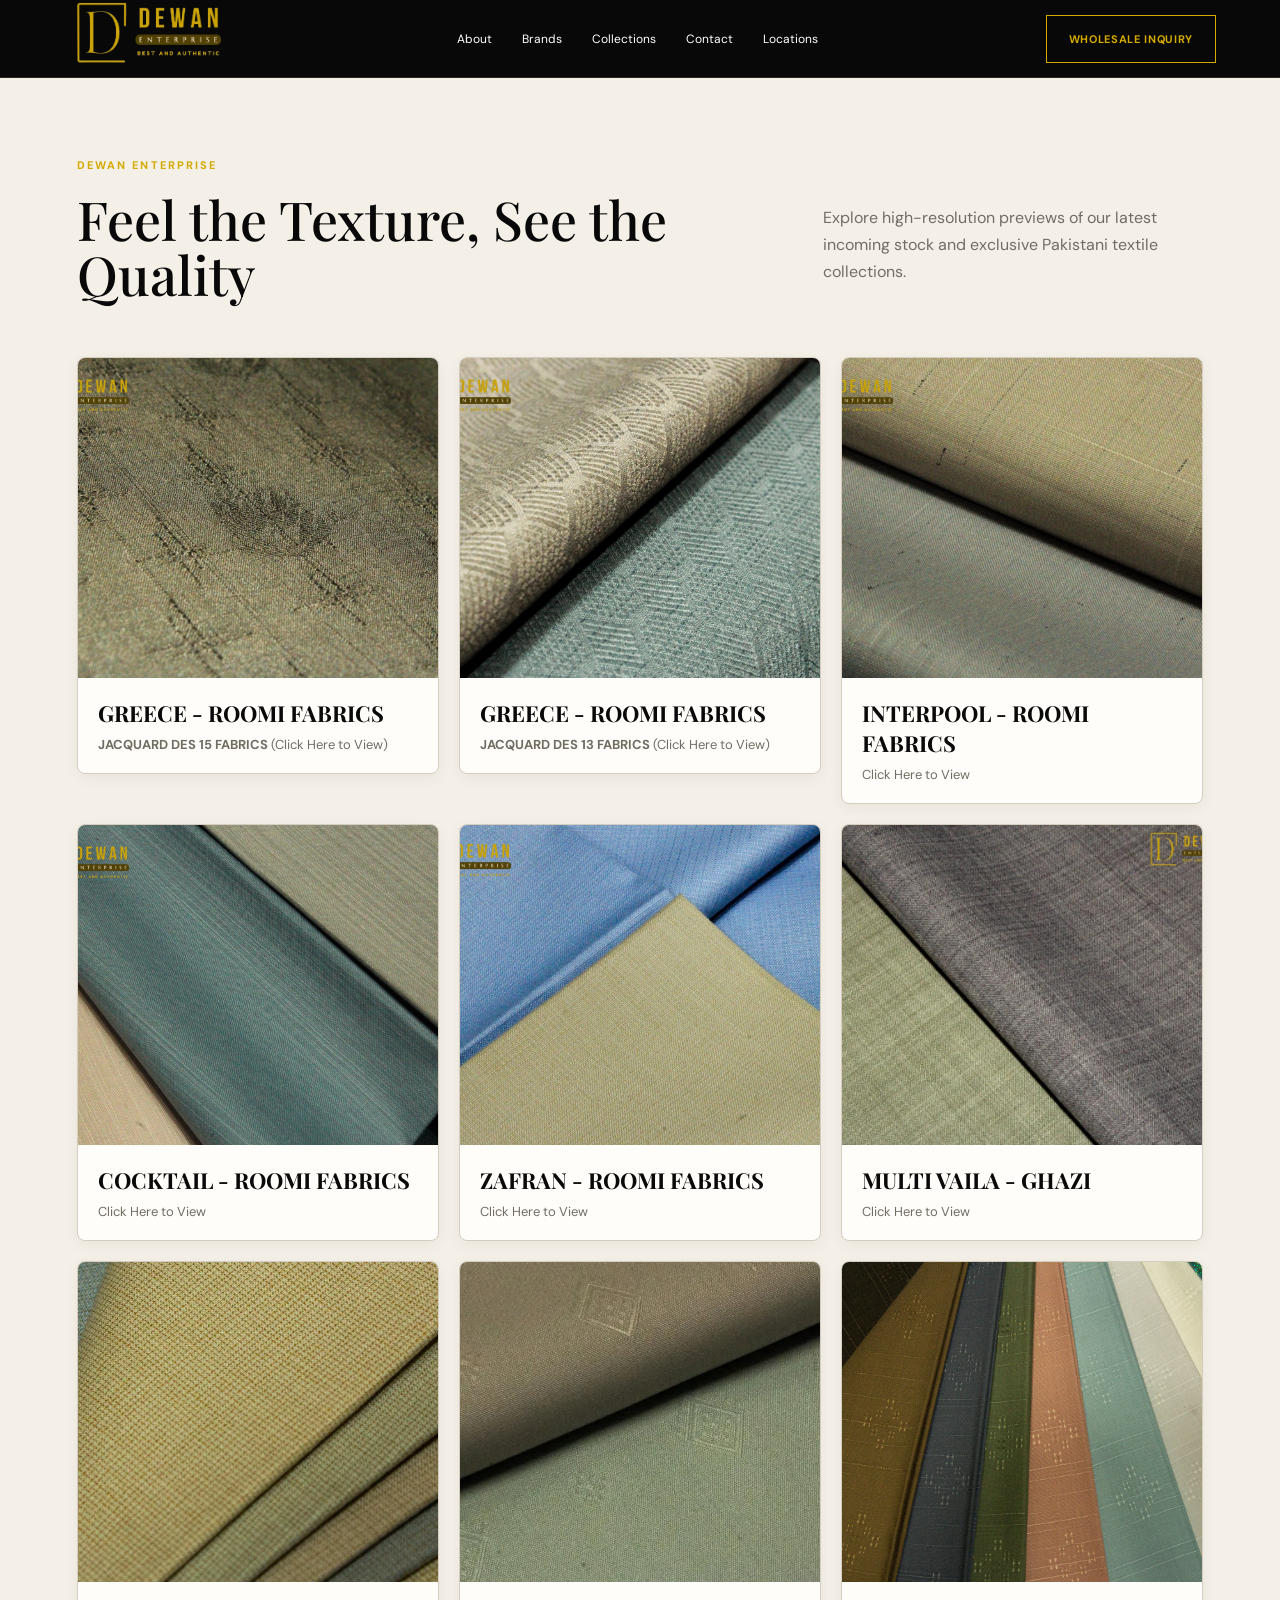
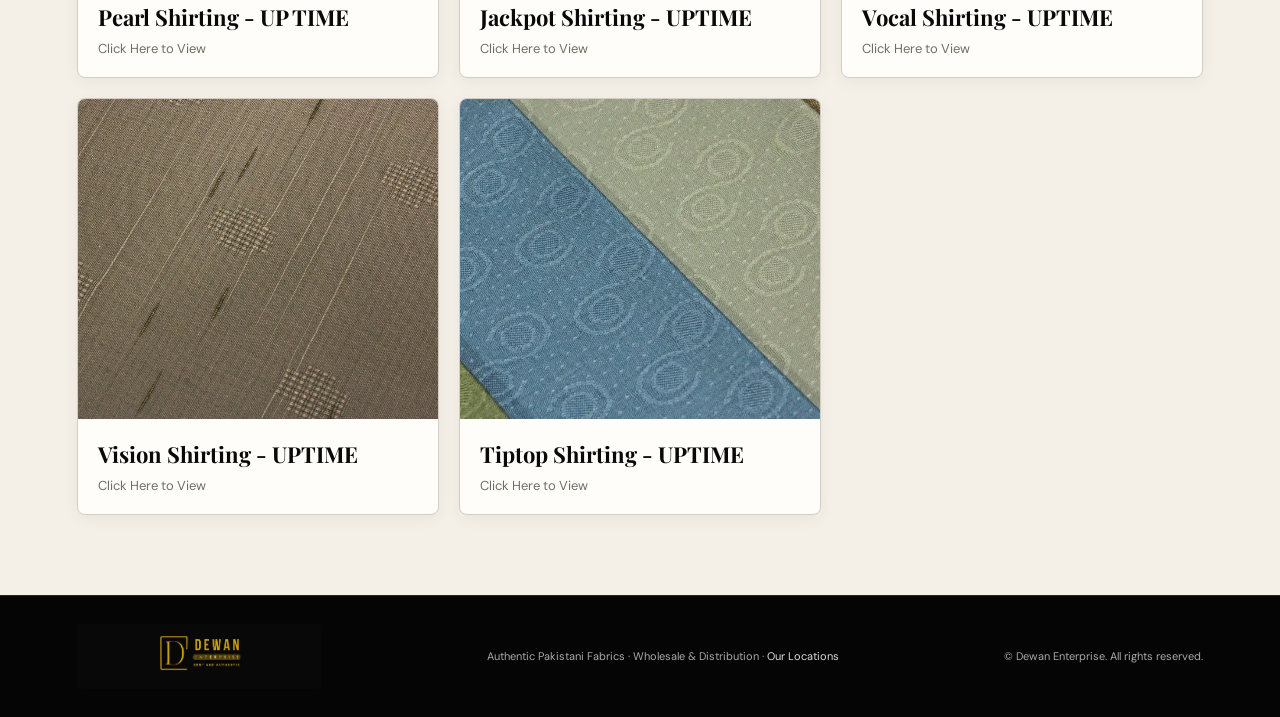
<file: photos/index.html>
<!DOCTYPE html>
<html lang="en">
<head>
<meta charset="UTF-8">
<meta name="viewport" content="width=device-width, initial-scale=1.0">
<title>Collection Photo Album | DEWAN ENTERPRISE</title>
<link rel="preconnect" href="https://fonts.googleapis.com">
<link rel="preconnect" href="https://fonts.gstatic.com" crossorigin>
<link href="https://fonts.googleapis.com/css2?family=DM+Sans:wght@400;500;600;700&family=Playfair+Display:wght@500;600&display=swap" rel="stylesheet">
<link rel="stylesheet" href="../style.css">
<style>
  .photo-gallery-section {
    padding: 80px 6%;
    background: var(--paper);
    min-height: calc(100vh - 200px);
  }
  .photo-grid {
    display: grid;
    grid-template-columns: repeat(3, 1fr);
    gap: 20px;
    margin-top: 40px;
  }
  .photo-card {
    background: var(--white);
    border: 1px solid var(--line);
    border-radius: 8px;
    overflow: hidden;
    box-shadow: 0 4px 15px rgba(0,0,0,0.05);
    transition: transform 0.3s ease;
  }
  .photo-card:hover {
    transform: translateY(-4px);
  }
  .photo-container {
    width: 100%;
    height: 320px;
    overflow: hidden;
    position: relative;
    background: #c4b39e;
  }
  .photo-container img {
    width: 100%;
    height: 100%;
    object-fit: cover;
    transition: transform 0.5s ease;
  }
  .photo-card:hover .photo-container img {
    transform: scale(1.05);
  }
  .photo-info {
    padding: 20px;
  }
  .photo-info h3 {
    font-family: "Playfair Display", serif;
    font-size: 22px;
    margin: 0 0 8px;
    color: var(--ink);
  }
  .photo-info p {
    font-size: 13px;
    color: var(--muted);
    margin: 0;
  }
  @media(max-width: 850px) {
    .photo-grid {
      grid-template-columns: 1fr 1fr;
    }
  }
  @media(max-width: 520px) {
    .photo-grid {
      grid-template-columns: 1fr;
    }
  }
</style>
</head>
<body>

<header class="nav">
  <a class="brand" href="index.html"><img src="dewan-logo.webp" alt="Dewan Enterprise" style="height: 180px;"></a>
  <nav>
    <a href="index.html#about">About</a>
    <a href="index.html#brands">Brands</a>
    <a href="index.html#collections">Collections</a>
    <a href="index.html#contact">Contact</a>
    <a href="index.html#locations">Locations</a>
  </nav>
  <a class="nav-btn women-btn" href="index.html#contact">Wholesale Inquiry</a>
  <button class="menu" aria-label="Open menu">☰</button>
</header>

<main class="photo-gallery-section">
  <div class="section-head">
    <div>
      <p class="eyebrow">DEWAN ENTERPRISE</p>
      <h2>Feel the Texture, See the Quality</h2>
    </div>
    <p>Explore high-resolution previews of our latest incoming stock and exclusive Pakistani textile collections.</p>
  </div>

  <div class="photo-grid">


    <a href="https://www.facebook.com/share/p/1GxtsASLrL/" target="_blank" rel="noopener" class="photo-card-link">
  <div class="photo-card">
    <div class="photo-container">
      <img src="greece des 15.webp" alt="Vaila Collection">
    </div>
    <div class="photo-info">
      <h3>GREECE - ROOMI FABRICS</h3>
      <p><b>JACQUARD DES 15 FABRICS</b> (Click Here to View)</p>
    </div>
  </div>
</a>

         <!-- Photo Item 1 -->
<a href="https://www.facebook.com/share/p/1GxtsASLrL/" target="_blank" rel="noopener" class="photo-card-link">
  <div class="photo-card">
    <div class="photo-container">
      <img src="greece des 13.webp" alt="Vaila Collection">
    </div>
    <div class="photo-info">
      <h3>GREECE - ROOMI FABRICS</h3>
      <p><b>JACQUARD DES 13 FABRICS</b> (Click Here to View)</p>
    </div>
  </div>
</a>

     <!-- Photo Item 1 -->
<a href="https://www.facebook.com/share/p/1DWTEoLNBA/" target="_blank" rel="noopener" class="photo-card-link">
  <div class="photo-card">
    <div class="photo-container">
      <img src="interpool.webp" alt="Vaila Collection">
    </div>
    <div class="photo-info">
      <h3>INTERPOOL - ROOMI FABRICS</h3>
      <p>Click Here to View</p>
    </div>
  </div>
</a>

     <!-- Photo Item 1 -->
<a href="https://www.facebook.com/share/p/1DWTEoLNBA/" target="_blank" rel="noopener" class="photo-card-link">
  <div class="photo-card">
    <div class="photo-container">
      <img src="cocktail.webp" alt="Vaila Collection">
    </div>
    <div class="photo-info">
      <h3>COCKTAIL - ROOMI FABRICS</h3>
      <p>Click Here to View</p>
    </div>
  </div>
</a>


    <!-- Photo Item 1 -->
<a href="https://www.facebook.com/share/p/19i4uq1xw4/" target="_blank" rel="noopener" class="photo-card-link">
  <div class="photo-card">
    <div class="photo-container">
      <img src="zafran.webp" alt="Vaila Collection">
    </div>
    <div class="photo-info">
      <h3>ZAFRAN - ROOMI FABRICS</h3>
      <p>Click Here to View</p>
    </div>
  </div>
</a>

    <!-- Photo Item 1 -->
<a href="https://www.facebook.com/share/p/1QkZ2835zs/" target="_blank" rel="noopener" class="photo-card-link">
  <div class="photo-card">
    <div class="photo-container">
      <img src="Vaila 13.webp" alt="Vaila Collection">
    </div>
    <div class="photo-info">
      <h3>MULTI VAILA - GHAZI</h3>
      <p>Click Here to View</p>
    </div>
  </div>
</a>
    <!-- Photo Item 2 -->
<a href="https://www.facebook.com/share/p/1Dug1Wk8YZ/" target="_blank" rel="noopener" class="photo-card-link">     
    <div class="photo-card">
      <div class="photo-container">
        <img src="Pearl 7.webp" alt="Pearl Shirting">
      </div>
      <div class="photo-info">
        <h3>Pearl Shirting - UP TIME</h3>
        <p>Click Here to View</p>
      </div>
    </div>
</a>    


    <!-- Photo Item 3 -->
<a href="https://www.facebook.com/share/p/1CEDGUFzSy/" target="_blank" rel="noopener" class="photo-card-link">    
    <div class="photo-card">
      <div class="photo-container">
        <img src="jackpot.webp" alt="Jackpot Shirting">
      </div>
      <div class="photo-info">
        <h3>Jackpot Shirting - UPTIME</h3>
        <p>Click Here to View</p>
      </div>
    </div>
</a>  


    <!-- Photo Item 4 -->
<a href="https://www.facebook.com/share/p/1EqZQXg1Lo/" target="_blank" rel="noopener" class="photo-card-link">  
    <div class="photo-card">
      <div class="photo-container">
        <img src="Vocal.webp" alt="Vocal Shirting">
      </div>
      <div class="photo-info">
        <h3>Vocal Shirting - UPTIME</h3>
        <p>Click Here to View</p>
      </div>
    </div>
</a> 


    <!-- Photo Item 5 -->
<a href="https://www.facebook.com/share/p/1DpawPAc8u/" target="_blank" rel="noopener" class="photo-card-link">
    <div class="photo-card">
      <div class="photo-container">
        <img src="vs 7.webp" alt="Vision Shirting">
      </div>
      <div class="photo-info">
        <h3>Vision Shirting - UPTIME</h3>
        <p>Click Here to View</p>
      </div>
    </div>
</a>  


    <!-- Photo Item 6 -->
<a href="https://www.facebook.com/share/p/19mMLnE2Tw/" target="_blank" rel="noopener" class="photo-card-link">   
    <div class="photo-card">
      <div class="photo-container">
        <img src="tiptop.webp" alt="Tiptop Shirting">
      </div>
      <div class="photo-info">
        <h3>Tiptop Shirting - UPTIME</h3>
        <p>Click Here to View</p>
      </div>
    </div>
</a>      
  </div>
</main>

<footer>
  <div class="footer-brand"><img src="dewan-logo.webp" alt="Dewan Enterprise" style="width: 220px;"></div>
  <p>Authentic Pakistani Fabrics · Wholesale & Distribution · <a href="index.html#locations">Our Locations</a></p>
  <p>© Dewan Enterprise. All rights reserved.</p>
</footer>

<script>
const menu=document.querySelector(".menu"), nav=document.querySelector("nav");
menu.addEventListener("click",()=>nav.classList.toggle("open"));
document.querySelectorAll("nav a").forEach(a=>a.addEventListener("click",()=>nav.classList.remove("open")));
</script>
</body>
</html>
</file>
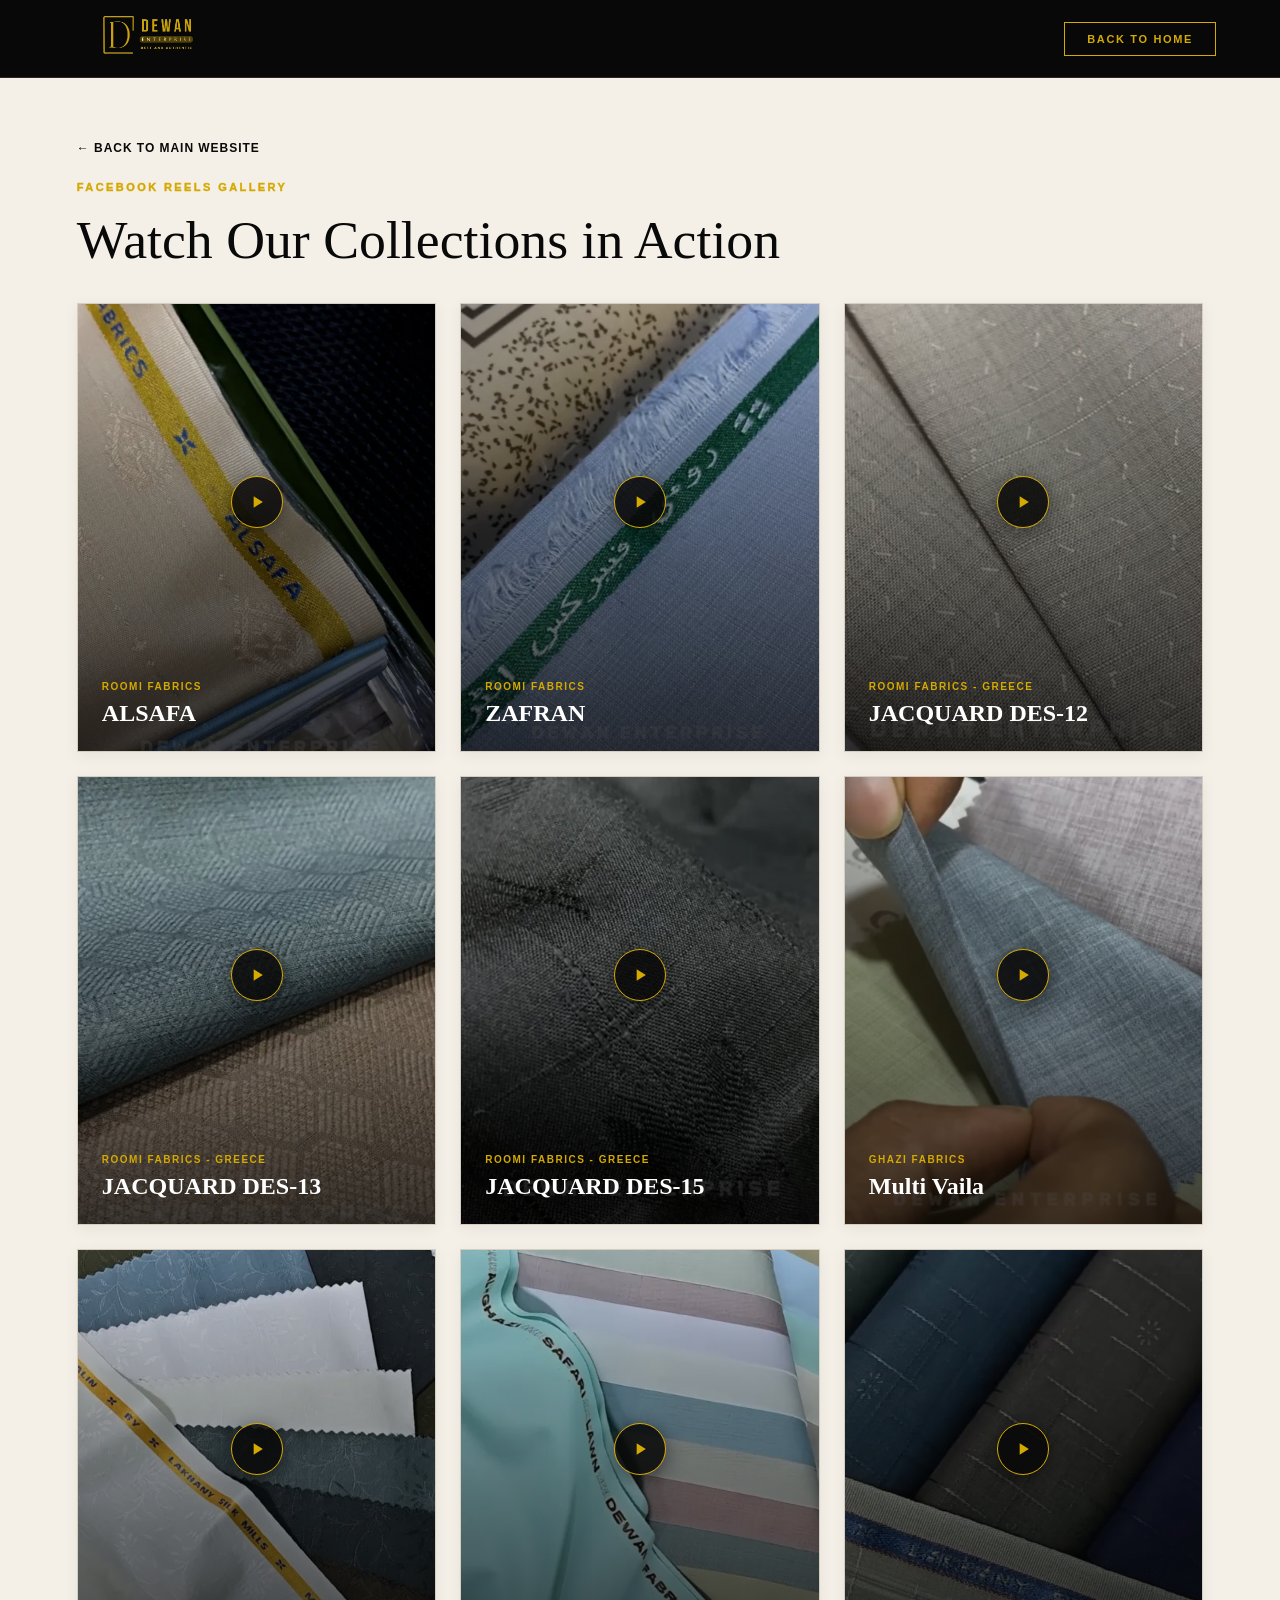
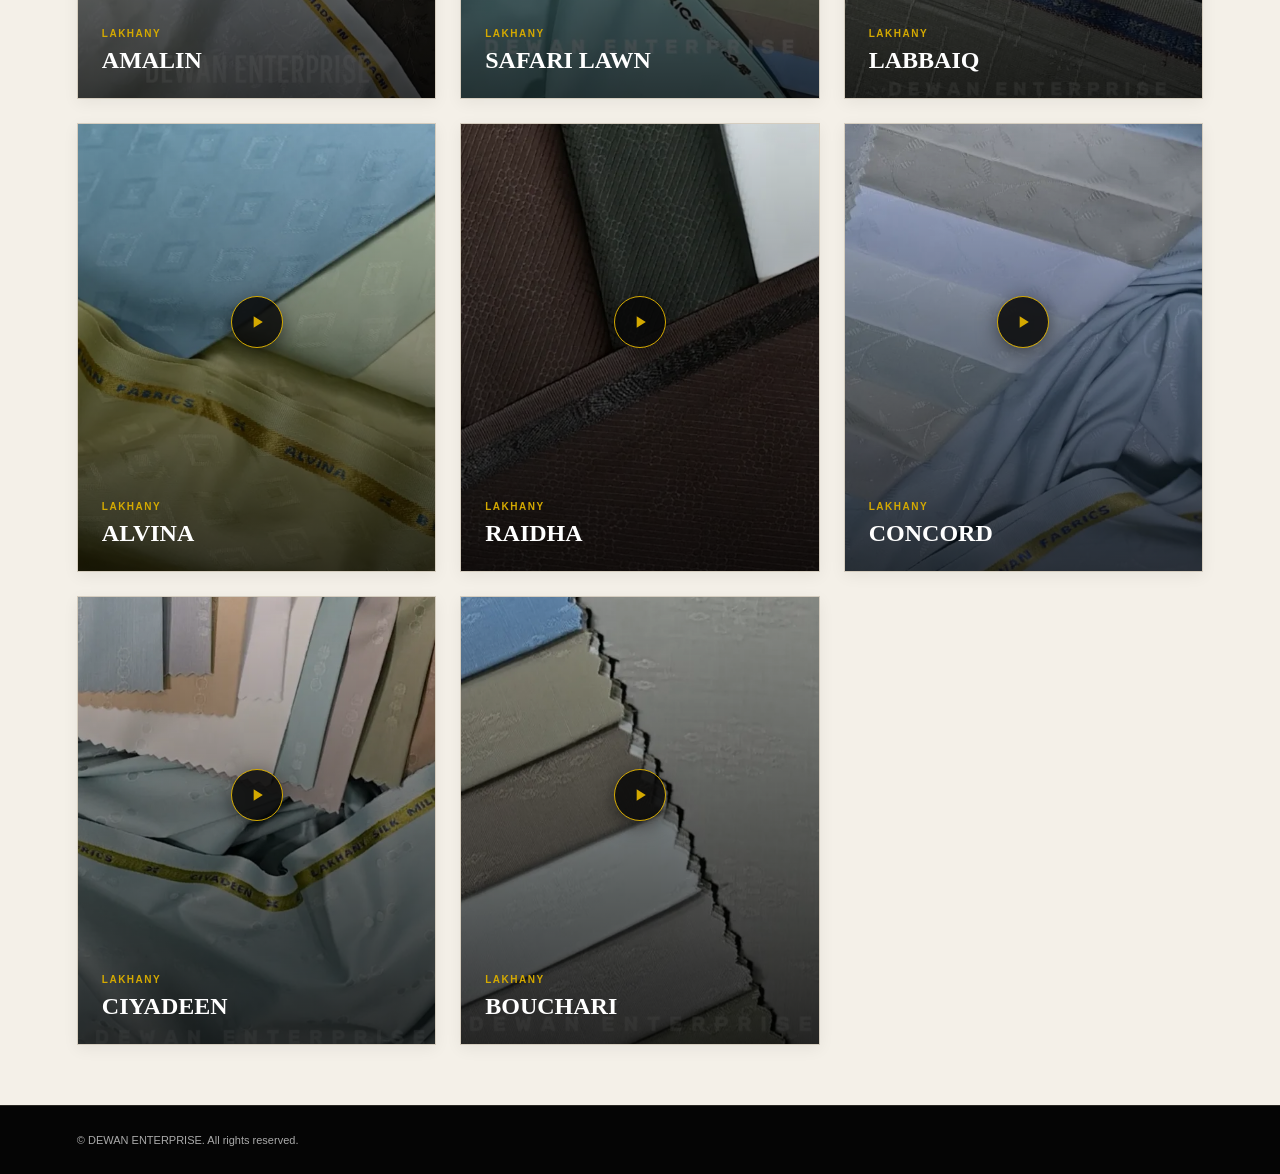
<file: videos/index.html>
<!DOCTYPE html>
<html lang="en">
<head>
  <meta charset="UTF-8">
  <meta name="viewport" content="width=device-width, initial-scale=1.0">
  <title>Reels Gallery | DEWAN ENTERPRISE</title>
  <link rel="stylesheet" href="../style.css">
  <style>
    /* Gallery Section Layout */
    .reels-section {
      padding: 60px 6%;
      min-height: 85vh;
      background: var(--paper);
    }
    
    .back-nav {
      margin-bottom: 25px;
    }
    
    .back-btn {
      display: inline-flex;
      align-items: center;
      gap: 8px;
      font-size: 12px;
      font-weight: 700;
      color: var(--ink);
      text-transform: uppercase;
      letter-spacing: .08em;
    }
    
    .back-btn:hover {
      color: var(--gold2);
    }

    /* Photos Grid */
    .reels-grid {
      display: grid;
      grid-template-columns: repeat(auto-fill, minmax(300px, 1fr));
      gap: 24px;
      margin-top: 35px;
    }

    /* Thumbnail Card */
    .reel-thumbnail-card {
      position: relative;
      display: block;
      aspect-ratio: 4 / 5; /* Elegant portrait thumbnail ratio */
      overflow: hidden;
      background: #080808;
      border: 1px solid var(--line);
      text-decoration: none;
      box-shadow: 0 4px 15px rgba(0,0,0,0.06);
    }

    .reel-thumbnail-card img {
      width: 100%;
      height: 100%;
      object-fit: cover;
      display: block;
      transition: transform 0.5s ease;
    }

    /* Hover Zoom on Photo */
    .reel-thumbnail-card:hover img {
      transform: scale(1.08);
    }

    /* Play Icon Overlay */
    .play-overlay {
      position: absolute;
      inset: 0;
      background: linear-gradient(180deg, rgba(0,0,0,0.1) 0%, rgba(0,0,0,0.75) 100%);
      display: flex;
      flex-direction: column;
      justify-content: space-between;
      padding: 24px;
      transition: background 0.3s ease;
    }

    .play-icon-circle {
      width: 52px;
      height: 52px;
      background: rgba(8, 8, 8, 0.85);
      border: 1.5px solid var(--gold);
      border-radius: 50%;
      display: flex;
      align-items: center;
      justify-content: center;
      color: var(--gold);
      align-self: center;
      margin-top: auto;
      margin-bottom: auto;
      box-shadow: 0 4px 20px rgba(0,0,0,0.5);
      transition: transform 0.3s ease, background 0.3s ease;
    }

    .reel-thumbnail-card:hover .play-icon-circle {
      transform: scale(1.15);
      background: var(--gold);
      color: #080808;
    }

    /* Overlay Text */
    .reel-info {
      color: #fff;
    }

    .reel-info small {
      font-size: 10px;
      letter-spacing: 0.15em;
      color: var(--gold);
      font-weight: 700;
      text-transform: uppercase;
    }

    .reel-info h3 {
      font-family: "Playfair Display", serif;
      font-size: 24px;
      margin: 6px 0 0;
      color: #fff;
    }

    /* Navigation Button Base Style */
.nav-btn {
  display: inline-block;
  padding: 10px 22px;
  border: 1px solid var(--gold);
  color: var(--gold);
  background: transparent;
  text-decoration: none;
  font-size: 11px;
  font-weight: 700;
  letter-spacing: 0.15em;
  text-transform: uppercase;
  transition: all 0.3s ease;
}

/* Yellow/Gold Hover Effect */
.nav-btn:hover {
  background: var(--gold);
  color: #080808; /* Dark text on yellow background */
  border-color: var(--gold);
}

  </style>
</head>
<body>

  <!-- Navigation Header -->
  <header class="nav">
    <a href="index.html" class="brand">
      <img src="dewan-logo.webp" alt="DEWAN ENTERPRISE" onerror="this.style.display='none'">
    </a>
    <a href="index.html" class="nav-btn">BACK TO HOME</a>
  </header>

  <!-- Main Showcase -->
  <main class="reels-section">
    <div class="back-nav">
      <a href="index.html" class="back-btn">&larr; Back to Main Website</a>
    </div>

    <p class="eyebrow bold-eyebrow">FACEBOOK REELS GALLERY</p>
    <h2>Watch Our Collections in Action</h2>

    <!-- Photo Thumbnails Grid -->
    <div class="reels-grid">

      <!-- Thumbnail 1 -->
      <a href="https://www.facebook.com/reel/1954658649126317" target="_blank" class="reel-thumbnail-card">
        <img src="reel-thumb-1.webp" alt="ALSAFA">
        <div class="play-overlay">
          <div class="play-icon-circle">
            <svg width="20" height="20" viewBox="0 0 24 24" fill="currentColor">
              <path d="M8 5v14l11-7z"/>
            </svg>
          </div>
          <div class="reel-info">
            <small>ROOMI FABRICS</small>
            <h3>ALSAFA</h3>
          </div>
        </div>
      </a>

      
      <!-- Thumbnail 3 -->
      <a href="https://www.facebook.com/reel/1125549983361949" target="_blank" class="reel-thumbnail-card">
        <img src="reel-thumb-3.webp" alt="ZAFRAN">
        <div class="play-overlay">
          <div class="play-icon-circle">
            <svg width="20" height="20" viewBox="0 0 24 24" fill="currentColor">
              <path d="M8 5v14l11-7z"/>
            </svg>
          </div>
          <div class="reel-info">
            <small>ROOMI FABRICS</small>
            <h3>ZAFRAN</h3>
          </div>
        </div>
      </a>

      
      <!-- Thumbnail 5 -->
      <a href="https://www.facebook.com/reel/1346470364032128" target="_blank" class="reel-thumbnail-card">
        <img src="reel-thumb-5.webp" alt="JACQUARD DES-12">
        <div class="play-overlay">
          <div class="play-icon-circle">
            <svg width="20" height="20" viewBox="0 0 24 24" fill="currentColor">
              <path d="M8 5v14l11-7z"/>
            </svg>
          </div>
          <div class="reel-info">
            <small>ROOMI FABRICS - GREECE</small>
            <h3>JACQUARD DES-12</h3>
          </div>
        </div>
      </a>

      <!-- Thumbnail 2 -->
      <a href="https://www.facebook.com/reel/1369022875009258" target="_blank" class="reel-thumbnail-card">
        <img src="reel-thumb-2.webp" alt="JACQUARD DES-13">
        <div class="play-overlay">
          <div class="play-icon-circle">
            <svg width="20" height="20" viewBox="0 0 24 24" fill="currentColor">
              <path d="M8 5v14l11-7z"/>
            </svg>
          </div>
          <div class="reel-info">
            <small>ROOMI FABRICS - GREECE</small>
            <h3>JACQUARD DES-13</h3>
          </div>
        </div>
      </a>

      <!-- Thumbnail 4 -->
      <a href="https://www.facebook.com/reel/1056872984013673" target="_blank" class="reel-thumbnail-card">
        <img src="reel-thumb-4.webp" alt="JACQUARD DES-15">
        <div class="play-overlay">
          <div class="play-icon-circle">
            <svg width="20" height="20" viewBox="0 0 24 24" fill="currentColor">
              <path d="M8 5v14l11-7z"/>
            </svg>
          </div>
          <div class="reel-info">
            <small>ROOMI FABRICS - GREECE</small>
            <h3>JACQUARD DES-15</h3>
          </div>
        </div>
      </a>

      <!-- Thumbnail 6 -->
      <a href="https://www.facebook.com/reel/1346470364032128" target="_blank" class="reel-thumbnail-card">
        <img src="reel-thumb-6.webp" alt="Multi Vaila">
        <div class="play-overlay">
          <div class="play-icon-circle">
            <svg width="20" height="20" viewBox="0 0 24 24" fill="currentColor">
              <path d="M8 5v14l11-7z"/>
            </svg>
          </div>
          <div class="reel-info">
            <small>GHAZI FABRICS</small>
            <h3>Multi Vaila</h3>
          </div>
        </div>
      </a>

      <!-- Thumbnail 7 -->
      <a href="https://www.facebook.com/reel/922132017035411" target="_blank" class="reel-thumbnail-card">
        <img src="reel-thumb-7.webp" alt="AMALIN">
        <div class="play-overlay">
          <div class="play-icon-circle">
            <svg width="20" height="20" viewBox="0 0 24 24" fill="currentColor">
              <path d="M8 5v14l11-7z"/>
            </svg>
          </div>
          <div class="reel-info">
            <small>LAKHANY</small>
            <h3>AMALIN</h3>
          </div>
        </div>
      </a>

      <!-- Thumbnail 8 -->
      <a href="https://www.facebook.com/reel/912069738155395" target="_blank" class="reel-thumbnail-card">
        <img src="reel-thumb-8.webp" alt="SAFARI LAWN">
        <div class="play-overlay">
          <div class="play-icon-circle">
            <svg width="20" height="20" viewBox="0 0 24 24" fill="currentColor">
              <path d="M8 5v14l11-7z"/>
            </svg>
          </div>
          <div class="reel-info">
            <small>LAKHANY</small>
            <h3>SAFARI LAWN</h3>
          </div>
        </div>
      </a>

      <!-- Thumbnail 9 -->
      <a href="https://www.facebook.com/reel/3426953700817011" target="_blank" class="reel-thumbnail-card">
        <img src="reel-thumb-9.webp" alt="LABBAIQ">
        <div class="play-overlay">
          <div class="play-icon-circle">
            <svg width="20" height="20" viewBox="0 0 24 24" fill="currentColor">
              <path d="M8 5v14l11-7z"/>
            </svg>
          </div>
          <div class="reel-info">
            <small>LAKHANY</small>
            <h3>LABBAIQ</h3>
          </div>
        </div>
      </a>

      <!-- Thumbnail 10 -->
      <a href="https://www.facebook.com/reel/2411089952712348" target="_blank" class="reel-thumbnail-card">
        <img src="reel-thumb-10.webp" alt="ALVINA">
        <div class="play-overlay">
          <div class="play-icon-circle">
            <svg width="20" height="20" viewBox="0 0 24 24" fill="currentColor">
              <path d="M8 5v14l11-7z"/>
            </svg>
          </div>
          <div class="reel-info">
            <small>LAKHANY</small>
            <h3>ALVINA</h3>
          </div>
        </div>
      </a>

      <!-- Thumbnail 11 -->
      <a href="https://www.facebook.com/reel/1087691550367282" target="_blank" class="reel-thumbnail-card">
        <img src="reel-thumb-11.webp" alt="RAIDHA">
        <div class="play-overlay">
          <div class="play-icon-circle">
            <svg width="20" height="20" viewBox="0 0 24 24" fill="currentColor">
              <path d="M8 5v14l11-7z"/>
            </svg>
          </div>
          <div class="reel-info">
            <small>LAKHANY</small>
            <h3>RAIDHA</h3>
          </div>
        </div>
      </a>

      <!-- Thumbnail 12 -->
      <a href="https://www.facebook.com/reel/1370500585250586" target="_blank" class="reel-thumbnail-card">
        <img src="reel-thumb-12.webp" alt="CONCORD">
        <div class="play-overlay">
          <div class="play-icon-circle">
            <svg width="20" height="20" viewBox="0 0 24 24" fill="currentColor">
              <path d="M8 5v14l11-7z"/>
            </svg>
          </div>
          <div class="reel-info">
            <small>LAKHANY</small>
            <h3>CONCORD</h3>
          </div>
        </div>
      </a>

      <!-- Thumbnail 13 -->
      <a href="https://www.facebook.com/share/r/19ENVWyZjL/" target="_blank" class="reel-thumbnail-card">
        <img src="reel-thumb-13.webp" alt="CIYADEEN">
        <div class="play-overlay">
          <div class="play-icon-circle">
            <svg width="20" height="20" viewBox="0 0 24 24" fill="currentColor">
              <path d="M8 5v14l11-7z"/>
            </svg>
          </div>
          <div class="reel-info">
            <small>LAKHANY</small>
            <h3>CIYADEEN</h3>
          </div>
        </div>
      </a>

      <!-- Thumbnail 14 -->
      <a href="https://www.facebook.com/reel/1387856092882308" target="_blank" class="reel-thumbnail-card">
        <img src="reel-thumb-14.webp" alt="BOUCHARI">
        <div class="play-overlay">
          <div class="play-icon-circle">
            <svg width="20" height="20" viewBox="0 0 24 24" fill="currentColor">
              <path d="M8 5v14l11-7z"/>
            </svg>
          </div>
          <div class="reel-info">
            <small>LAKHANY</small>
            <h3>BOUCHARI</h3>
          </div>
        </div>
      </a>

    </div>
  </main>

  <footer>
    <p>&copy; DEWAN ENTERPRISE. All rights reserved.</p>
  </footer>

</body>
</html>
</file>
<file: style.css>
:root{--ink:#090909;--gold:#d4a900;--gold2:#9b7600;--paper:#f4f0e8;--muted:#716d65;--line:#d5cdbf;--white:#fffdf9}*{box-sizing:border-box}html{scroll-behavior:smooth}body{margin:0;background:var(--paper);color:var(--ink);font-family:"DM Sans",sans-serif}a{text-decoration:none;color:inherit}.nav{height:78px;padding:0 5%;display:flex;align-items:center;justify-content:space-between;border-bottom:1px solid #292722;background:#080808;color:#fff;position:sticky;top:0;z-index:20}.brand img{width:165px;height:58px;object-fit:contain}.nav nav{display:flex;gap:30px;font-size:12px}.nav nav a:hover{color:var(--gold)}.nav-btn{padding:13px 20px;border:1px solid var(--gold);font-size:11px;font-weight:700;letter-spacing:.04em;color:var(--gold)}.menu{display:none;border:0;background:none;color:#fff;font-size:22px}.hero{min-height:calc(100vh - 78px);position:relative;overflow:hidden;background:#050505;color:#fff;display:flex;align-items:center}.hero-image{position:absolute;inset:0}.hero-image img{width:100%;height:100%;object-fit:cover;object-position:center}.hero-overlay{position:absolute;inset:0;background:linear-gradient(90deg,rgba(0,0,0,.88) 0%,rgba(0,0,0,.7) 35%,rgba(0,0,0,.18) 72%,rgba(0,0,0,.15) 100%)}.hero-copy{position:relative;z-index:2;width:52%;padding:7% 0 7% 8%;max-width:780px}.eyebrow{font-size:11px;letter-spacing:.19em;font-weight:700;color:var(--gold);margin:0 0 20px}.hero h1{font-family:"Playfair Display",serif;font-weight:500;font-size:clamp(54px,6.5vw,94px);line-height:.92;margin:0 0 25px;text-transform:uppercase}.hero h1 span{color:var(--gold)}.lead{max-width:590px;font-size:17px;line-height:1.7;color:#d7d3cc}.actions{display:flex;gap:12px;margin:35px 0}.btn{padding:14px 21px;border:1px solid var(--gold);font-size:11px;font-weight:700;letter-spacing:.04em}.btn.primary{background:var(--gold);color:#080808}.btn.ghost{color:#fff;background:transparent}.trust{display:flex;gap:22px;flex-wrap:wrap;color:#ddd8d0;font-size:10px;text-transform:uppercase;letter-spacing:.08em}.trust span:before{content:"•";color:var(--gold);margin-right:8px}.marquee{background:#080808;color:#fff;border-top:1px solid #382c0a;border-bottom:1px solid #382c0a;padding:17px 6%;display:flex;justify-content:space-between;gap:20px;overflow:hidden;font-size:10px;letter-spacing:.18em}.section{padding:110px 6%}.about{display:grid;grid-template-columns:1fr 1fr;gap:12%;background:var(--white)}h2{font-family:"Playfair Display",serif;font-size:clamp(38px,4.2vw,62px);font-weight:500;line-height:1.02;margin:0;max-width:750px}.about-text p{font-size:17px;line-height:1.8;color:var(--muted);max-width:610px}.text-link{display:inline-block;margin-top:20px;font-size:13px;font-weight:700;border-bottom:1px solid var(--gold);padding-bottom:5px}.brands{background:var(--paper)}.section-head{display:flex;justify-content:space-between;align-items:end;gap:60px;margin-bottom:55px}.section-head>p{max-width:380px;color:var(--muted);line-height:1.7}.brand-grid{display:grid;grid-template-columns:repeat(4,1fr);border-top:1px solid var(--line);border-left:1px solid var(--line)}.brand-grid article{min-height:270px;padding:32px;border-right:1px solid var(--line);border-bottom:1px solid var(--line)}.brand-mark{height:100px;display:flex;align-items:center;justify-content:center;gap:5px;flex-direction:column;text-align:center;font-family:"Playfair Display";font-size:28px;color:var(--gold2);border-bottom:1px solid var(--line);margin-bottom:25px}.brand-mark small{font-family:"DM Sans";font-size:8px;line-height:1.35;letter-spacing:.15em}.brand-grid h3{margin:0 0 8px;font-size:16px}.brand-grid p{font-size:13px;line-height:1.6;color:var(--muted)}.collections{background:var(--white)}.collection-grid{display:grid;grid-template-columns:repeat(3,1fr);gap:18px}.product{min-height:240px;position:relative;overflow:hidden;background:#c4b39e}.product:before{content:"";position:absolute;inset:0;background:repeating-linear-gradient(115deg,rgba(255,255,255,.22) 0 2px,transparent 2px 11px),linear-gradient(145deg,#9d886e,#ded2c0 52%,#897258);transition:transform .6s}.p2:before{background:repeating-linear-gradient(80deg,rgba(255,255,255,.2) 0 3px,transparent 3px 14px),linear-gradient(145deg,#d4c5b0,#9c8a72 52%,#e0d7ca)}.p3:before{background:repeating-linear-gradient(105deg,rgba(255,255,255,.24) 0 2px,transparent 2px 12px),linear-gradient(145deg,#8c7962,#cbbca7 55%,#a38d73)}.product:hover:before{transform:scale(1.06)}.product-info{position:absolute;left:0;right:0;bottom:0;padding:30px;color:#fff;background:linear-gradient(transparent,rgba(10,8,6,.88))}.product-info small{font-size:9px;letter-spacing:.15em}.product-info h3{font-family:"Playfair Display";font-size:38px;margin:8px 0}.product-info p{font-size:12px}.product-info a{font-size:12px;font-weight:700;border-bottom:1px solid #fff}.why{display:grid;grid-template-columns:.8fr 1.2fr;gap:9%;background:#ded4c5}.features{display:grid;grid-template-columns:1fr 1fr;gap:0;border-top:1px solid #bdb2a2}.features div{padding:30px 20px 35px 0;border-bottom:1px solid #bdb2a2}.features div:nth-child(odd){padding-right:40px;border-right:1px solid #bdb2a2}.features div:nth-child(even){padding-left:40px}.features b{font-size:11px;color:var(--gold2)}.features h3{font-size:18px;margin:18px 0 8px}.features p{font-size:13px;line-height:1.65;color:var(--muted)}.cta{padding:90px 6%;display:grid;grid-template-columns:1.3fr .7fr;gap:8%;background:#080808;color:#fff}.cta .eyebrow{color:var(--gold)}.cta h2{max-width:700px}.cta p:not(.eyebrow){color:#bdb8b0;line-height:1.7;max-width:650px}.contact-box{display:flex;flex-direction:column;justify-content:center;gap:12px}.contact-btn{background:var(--gold);color:#080808;padding:16px 20px;text-align:center;font-size:12px;font-weight:700}.contact-btn.alt{background:transparent;color:#fff;border:1px solid var(--gold)}.contact-note{font-size:10px!important;color:#888!important}.footer-brand img{width:150px;height:52px;object-fit:contain}.footer-brand{background:#080808;padding:5px 12px;border-radius:4px}footer{padding:28px 6%;display:flex;justify-content:space-between;align-items:center;gap:20px;font-size:11px;color:#aaa;background:#050505;border-top:1px solid #292722}footer p{margin:0}


/* Locations */
.locations{background:var(--paper)}
.location-grid{display:grid;grid-template-columns:1fr 1fr;gap:18px}
.location-card{padding:42px;background:var(--white);border:1px solid var(--line);min-height:290px;position:relative}
.location-card:before{content:"";position:absolute;top:0;left:0;width:58px;height:2px;background:var(--gold)}
.location-label{font-size:10px;letter-spacing:.18em;font-weight:700;color:var(--gold2);margin:0 0 20px}
.location-card h3{font-family:"Playfair Display",serif;font-size:34px;font-weight:500;margin:0 0 18px}
.location-card>p:not(.location-label){font-size:15px;line-height:1.8;color:var(--muted);margin:0}
.location-contact{display:flex;flex-direction:column;gap:8px;margin-top:24px;padding-top:20px;border-top:1px solid var(--line)}
.location-contact a{font-size:13px;color:var(--ink);font-weight:600}
.location-contact a:hover{color:var(--gold2)}
footer a{color:#ddd}
footer a:hover{color:var(--gold)}
@media(max-width:850px){.nav{height:68px}.nav nav{display:none;position:absolute;top:68px;left:0;right:0;background:#080808;padding:22px 6%;flex-direction:column;border-bottom:1px solid #382c0a}.nav nav.open{display:flex}.nav-btn{display:none}.menu{display:block}.hero{min-height:680px}.hero-image img{object-position:60% center}.hero-overlay{background:linear-gradient(90deg,rgba(0,0,0,.93),rgba(0,0,0,.55))}.hero-copy{width:85%;padding:70px 6%}.section{padding:75px 6%}.brand-grid{grid-template-columns:1fr 1fr}.collection-grid,.about,.why,.cta,.location-grid{grid-template-columns:1fr}.product{min-height:480px}.section-head{display:block}.section-head>p{margin-top:25px}.why{gap:50px}.cta{gap:45px}.women-inner{padding:35px 28px;flex-direction:column;align-items:flex-start}.women-btn{width:100%;text-align:center}footer{flex-direction:column;align-items:flex-start}}@media(max-width:520px){.brand img{width:135px}.hero{min-height:640px}.hero h1{font-size:49px}.hero-copy{width:100%;padding:55px 6%}.lead{font-size:15px}.brand-grid{grid-template-columns:1fr}.marquee{justify-content:flex-start;flex-wrap:wrap}.trust{gap:12px}.features{grid-template-columns:1fr}.features div:nth-child(odd){border-right:0;padding-right:0}.features div:nth-child(even){padding-left:0}.actions{flex-wrap:wrap}}
.wholesale-btn:hover {
  background: var(--gold);
  color: #080808;
}
/* Separate Women Section */
.women-section{
  padding:75px 6%;
  background:#11100e;
  color:#fff;
  border-top:1px solid #382c0a;
  border-bottom:1px solid #382c0a;
}
.women-inner{
  max-width:1200px;
  margin:0 auto;
  padding:42px 48px;
  display:flex;
  align-items:center;
  justify-content:space-between;
  gap:45px;
  border:1px solid #5a4708;
  background:linear-gradient(135deg,#15130f,#090909);
}
.women-inner h2{
  font-size:clamp(34px,4vw,54px);
  color:#fff;
  margin:0 0 14px;
}
.women-inner>div>p:not(.eyebrow){
  max-width:600px;
  margin:0;
  color:#bdb8b0;
  line-height:1.7;
  font-size:14px;
}
.women-btn{
  flex-shrink:0;
  padding:16px 22px;
  border:1px solid var(--gold);
  color:var(--gold);
  font-size:11px;
  font-weight:700;
  letter-spacing:.06em;
  text-transform:uppercase;
  transition:all .25s ease;
}
.women-btn:hover{
  background:var(--gold);
  color:#080808;
}
.bold-eyebrow {
  font-weight: 900 !important;
  letter-spacing: 0.22em;
  -webkit-text-stroke: 0.4px var(--gold);
}

/* Centered & Larger Pill Button */
.video-btn-wrapper {
  display: flex;
  justify-content: center;
  align-items: center;
  margin: 50px auto 30px; /* Generous spacing top and bottom */
  width: 100%;
}

.collection-watch-btn {
  display: inline-flex;
  align-items: center;
  gap: 22px;
  background: #1c1a17;
  border: 1px solid #3d3527;
  border-radius: 60px; /* Fully rounded pill shape */
  padding: 16px 20px 16px 36px; /* Larger padding for a bigger pill */
  text-decoration: none;
  transition: all 0.5s ease;
  box-shadow: 0 8px 25px rgba(0, 0, 0, 0.25); /* Enhanced soft shadow */
}

.collection-watch-btn span {
  color: var(--gold);
  font-family: "DM Sans", sans-serif;
  font-size: 17px; /* Increased font size */
  font-weight: 700;
  line-height: 1.3;
  text-align: center; /* Centered multi-line text */
}

.arrow-circle {
  width: 52px; /* Scaled up circle button */
  height: 52px;
  background: #8b8373;
  border-radius: 50%;
  display: flex;
  align-items: center;
  justify-content: center;
  color: #1c1a17;
  flex-shrink: 0;
  transition: transform 0.3s ease, background 0.3s ease;
}

/* Hover State */
.collection-watch-btn:hover {
  background: #27241f;
  border-color: var(--gold);
  transform: translateY(-2px);
}

.collection-watch-btn:hover .arrow-circle {
  background: var(--gold);
  transform: translateX(4px);
}
/* Collection Banner Styling */
.collection-banner {
  width: 100%;
  min-height: 480px;
  background-color: #6b624f; /* Matching muted dark olive background */
  display: flex;
  align-items: center;
  justify-content: center;
  position: relative;
  padding: 40px 20px;
  box-shadow: 0 10px 30px rgba(0, 0, 0, 0.15);
}

.banner-content {
  text-align: center;
  display: flex;
  flex-direction: column;
  align-items: center;
  gap: 30px;
  max-width: 900px;
  width: 100%;
}

.banner-title {
  font-family: "Playfair Display", serif;
  font-size: clamp(32px, 4.5vw, 64px);
  font-weight: 500;
  color: #ffffff;
  margin: 0;
  line-height: 1.15;
}

.banner-btn {
  display: inline-flex;
  align-items: center;
  justify-content: center;
  gap: 14px;
  background-color: #3b1816; /* Dark reddish-brown button color */
  color: #d4a900; /* Gold font color */
  padding: 16px 42px;
  border-radius: 12px;
  text-decoration: none;
  font-family: "Playfair Display", serif; /* Changed to match your Playfair headings */
  font-size: 26px; /* Adjusted size for the serif font */
  font-weight: 600; /* Playfair weight */
  letter-spacing: 0.08em;
  transition: all 0.3s ease;
}

.banner-btn:hover {
  background-color: #4a1f1d;
  transform: translateY(-2px);
  box-shadow: 0 8px 20px rgba(0, 0, 0, 0.3);
}

.banner-arrow {
  color: #cda34f;
  transition: transform 0.3s ease;
}

.banner-btn:hover .banner-arrow {
  transform: translateX(6px);
}

@media (max-width: 768px) {
  .collection-banner {
    min-height: 360px;
  }
  .banner-btn {
    font-size: 18px;
    padding: 14px 30px;
  }
}
</file>
